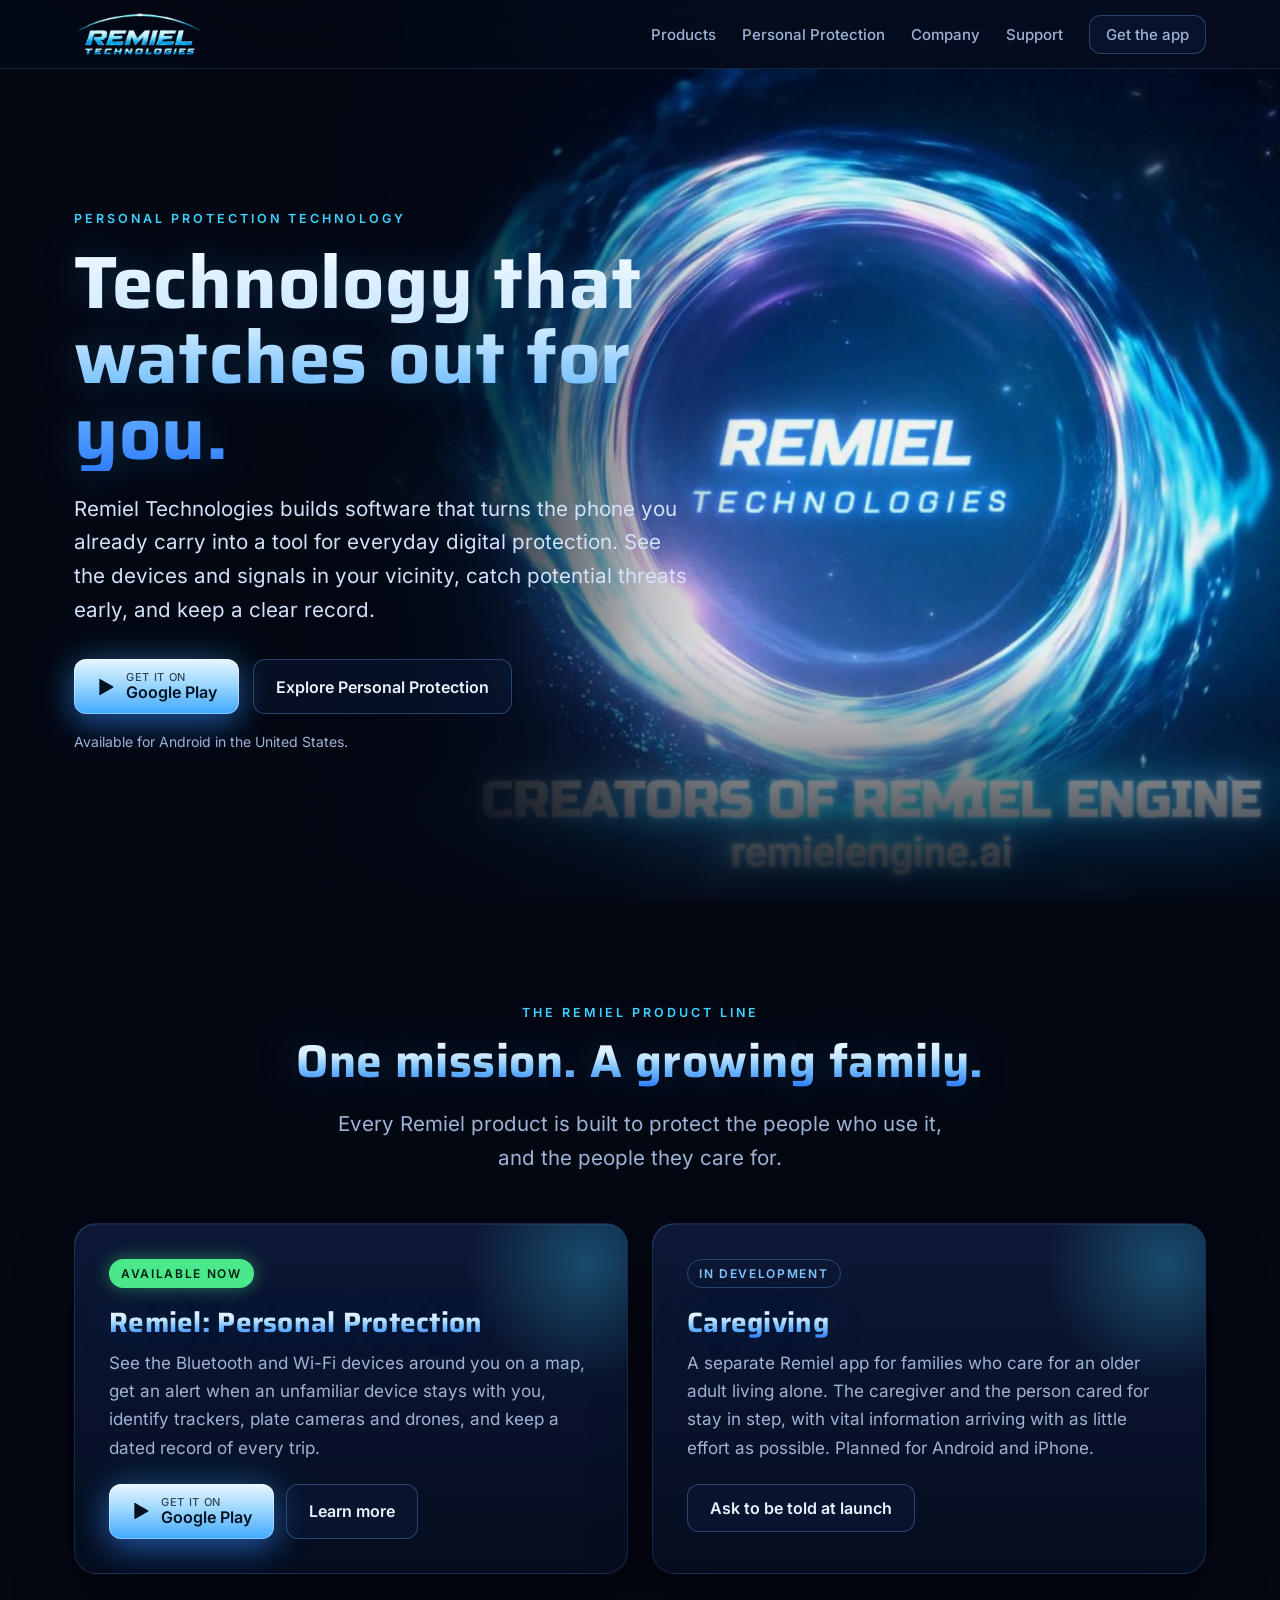
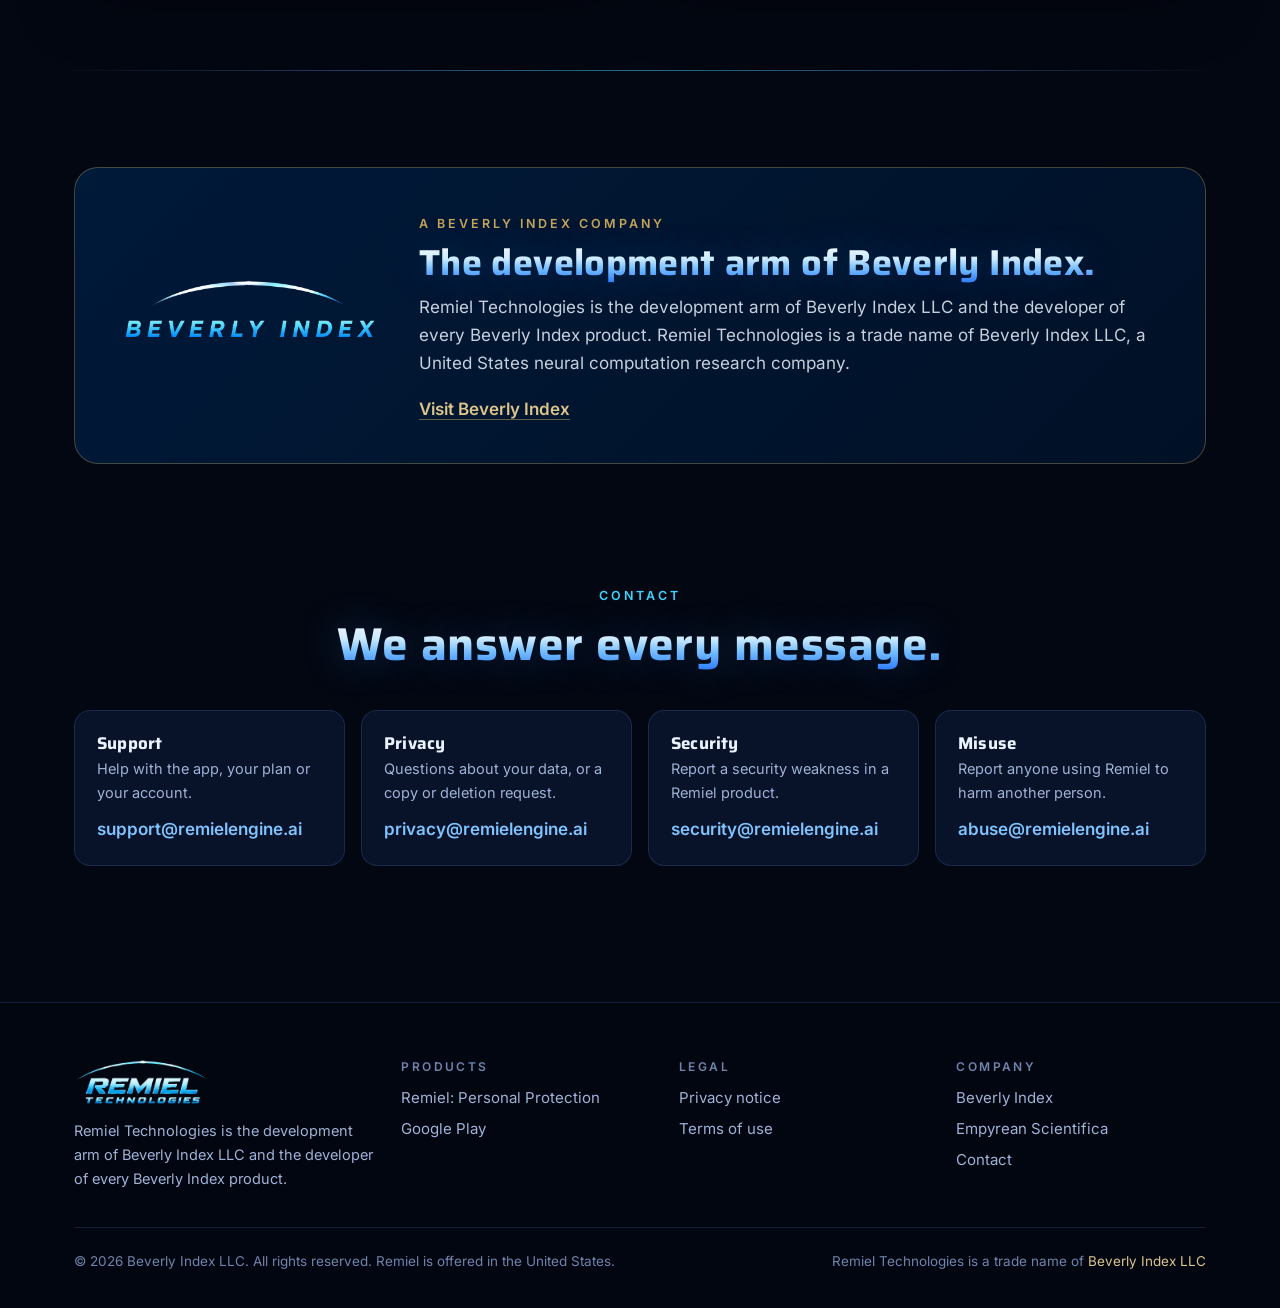
<file: index.html>
<!doctype html>
<html lang="en">
<head>
<meta charset="utf-8">
<meta name="viewport" content="width=device-width, initial-scale=1, viewport-fit=cover">
<title>Remiel Technologies</title>
<meta name="description" content="Remiel Technologies builds digital protection software that turns the phone you already carry into a sensor for the world around you. A trade name of Beverly Index LLC.">
<meta name="theme-color" content="#030712">
<link rel="canonical" href="https://remielengine.ai/">
<meta property="og:title" content="Remiel Technologies">
<meta property="og:description" content="Personal protection software from Remiel Technologies, a trade name of Beverly Index LLC.">
<meta property="og:image" content="https://remielengine.ai/assets/remiel-vortex.jpg">
<meta property="og:url" content="https://remielengine.ai/">
<link rel="icon" type="image/png" sizes="192x192" href="assets/icon-192.png">
<link rel="apple-touch-icon" href="assets/apple-touch-icon.png">
<link rel="preload" href="assets/fonts/saira-latin-700-normal.woff2" as="font" type="font/woff2" crossorigin>
<link rel="stylesheet" href="assets/site.css">
<script type="application/ld+json">
{"@context":"https://schema.org","@type":"Organization","name":"Remiel Technologies","url":"https://remielengine.ai/","logo":"https://remielengine.ai/assets/remiel-technologies-logo.png","email":"support@remielengine.ai","parentOrganization":{"@type":"Organization","name":"Beverly Index LLC","url":"https://beverly-index.com/"}}
</script>
</head>
<body>
<div class="sky" aria-hidden="true"></div>

<nav class="nav" aria-label="Main">
  <div class="wrap">
    <a class="brand" href="./" aria-label="Remiel Technologies home"><img src="assets/remiel-technologies-logo.png" alt="Remiel Technologies" width="112" height="38"></a>
    <button class="menu-btn" aria-expanded="false" aria-controls="links">Menu</button>
    <div class="links" id="links">
      <a href="#products">Products</a>
      <a href="protection/">Personal Protection</a>
      <a href="#company">Company</a>
      <a href="#support">Support</a>
      <a class="btn btn-ghost" href="https://play.google.com/store/apps/details?id=com.remieltech.remiel" rel="noopener">Get the app</a>
    </div>
  </div>
</nav>

<header class="hero">
  <video autoplay muted loop playsinline preload="metadata" poster="assets/remiel-vortex.jpg" aria-hidden="true">
    <source src="assets/REMIEL-FINAL-Energy-Vortex-Intro_720p.mp4" type="video/mp4">
  </video>
  <div class="scrim"></div>
  <div class="wrap">
    <div class="hero-content">
      <span class="eyebrow">Personal protection technology</span>
      <h1 class="chrome">Technology that watches out for you.</h1>
      <p class="lead">Remiel Technologies builds software that turns the phone you already carry into a tool for everyday digital protection. See the devices and signals in your vicinity, catch potential threats early, and keep a clear record.</p>
      <div class="cta">
        <a class="btn btn-play" href="https://play.google.com/store/apps/details?id=com.remieltech.remiel" rel="noopener">
          <svg viewBox="0 0 24 24" aria-hidden="true"><path fill="currentColor" d="M4 2.8v18.4c0 .5.6.8 1 .5l15.6-9.2c.4-.2.4-.8 0-1L5 2.3c-.4-.3-1 0-1 .5z"/></svg>
          <span><small>Get it on</small>Google Play</span>
        </a>
        <a class="btn btn-ghost" href="protection/">Explore Personal Protection</a>
      </div>
      <p class="note">Available for Android in the United States.</p>
    </div>
  </div>
</header>

<section id="products">
  <div class="wrap">
    <div class="center reveal">
      <span class="eyebrow">The Remiel product line</span>
      <h2 class="chrome" style="margin-top:12px">One mission. A growing family.</h2>
      <p class="lead">Every Remiel product is built to protect the people who use it, and the people they care for.</p>
    </div>
    <div class="cards">
      <article class="card reveal">
        <div class="halo"></div>
        <span class="tag live">Available now</span>
        <h3 class="chrome">Remiel: Personal Protection</h3>
        <p>See the Bluetooth and Wi-Fi devices around you on a map, get an alert when an unfamiliar device stays with you, identify trackers, plate cameras and drones, and keep a dated record of every trip.</p>
        <div style="display:flex;flex-wrap:wrap;gap:12px">
          <a class="btn btn-play" href="https://play.google.com/store/apps/details?id=com.remieltech.remiel" rel="noopener">
            <svg viewBox="0 0 24 24" aria-hidden="true"><path fill="currentColor" d="M4 2.8v18.4c0 .5.6.8 1 .5l15.6-9.2c.4-.2.4-.8 0-1L5 2.3c-.4-.3-1 0-1 .5z"/></svg>
            <span><small>Get it on</small>Google Play</span>
          </a>
          <a class="btn btn-ghost" href="protection/">Learn more</a>
        </div>
      </article>
      <article class="card dim reveal">
        <div class="halo"></div>
        <span class="tag">In development</span>
        <h3 class="chrome">Caregiving</h3>
        <p>A separate Remiel app for families who care for an older adult living alone. The caregiver and the person cared for stay in step, with vital information arriving with as little effort as possible. Planned for Android and iPhone.</p>
        <a class="btn btn-ghost" href="mailto:support@remielengine.ai?subject=Remiel%20caregiving%20app">Ask to be told at launch</a>
      </article>
    </div>
  </div>
</section>

<div class="rule"></div>

<section id="company">
  <div class="wrap">
    <div class="parent reveal">
      <a href="https://beverly-index.com/" rel="noopener"><img src="assets/beverly-index-logo.png" alt="Beverly Index" width="851" height="293"></a>
      <div>
        <span class="eyebrow">A Beverly Index company</span>
        <h2 class="chrome">The development arm of Beverly Index.</h2>
        <p>Remiel Technologies is the development arm of Beverly Index LLC and the developer of every Beverly Index product. Remiel Technologies is a trade name of Beverly Index LLC, a United States neural computation research company.</p>
        <a class="gold" href="https://beverly-index.com/" rel="noopener">Visit Beverly Index</a>
      </div>
    </div>
  </div>
</section>

<section id="support" style="padding-top:20px">
  <div class="wrap">
    <div class="center reveal">
      <span class="eyebrow">Contact</span>
      <h2 class="chrome" style="margin-top:12px">We answer every message.</h2>
    </div>
    <div class="contacts">
      <div class="contact reveal"><h3>Support</h3><p>Help with the app, your plan or your account.</p><a href="mailto:support@remielengine.ai">support@remielengine.ai</a></div>
      <div class="contact reveal"><h3>Privacy</h3><p>Questions about your data, or a copy or deletion request.</p><a href="mailto:privacy@remielengine.ai">privacy@remielengine.ai</a></div>
      <div class="contact reveal"><h3>Security</h3><p>Report a security weakness in a Remiel product.</p><a href="mailto:security@remielengine.ai">security@remielengine.ai</a></div>
      <div class="contact reveal"><h3>Misuse</h3><p>Report anyone using Remiel to harm another person.</p><a href="mailto:abuse@remielengine.ai">abuse@remielengine.ai</a></div>
    </div>
  </div>
</section>

<footer>
  <div class="wrap">
    <div class="top">
      <div>
        <img class="logo" src="assets/remiel-technologies-logo.png" alt="Remiel Technologies" width="136" height="46">
        <p>Remiel Technologies is the development arm of Beverly Index LLC and the developer of every Beverly Index product.</p>
      </div>
      <div><h4>Products</h4><a href="protection/">Remiel: Personal Protection</a><a href="https://play.google.com/store/apps/details?id=com.remieltech.remiel" rel="noopener">Google Play</a></div>
      <div><h4>Legal</h4><a href="https://beverly-index.com/halo/privacy.html" rel="noopener">Privacy notice</a><a href="https://beverly-index.com/halo/terms.html" rel="noopener">Terms of use</a></div>
      <div><h4>Company</h4><a href="https://beverly-index.com/" rel="noopener">Beverly Index</a><a href="https://empyreanscientifica.com/" rel="noopener">Empyrean Scientifica</a><a href="#support">Contact</a></div>
    </div>
    <div class="legal">
      <span>&copy; <span id="yr">2026</span> Beverly Index LLC. All rights reserved. Remiel is offered in the United States.</span>
      <span>Remiel Technologies is a trade name of <a href="https://beverly-index.com/" rel="noopener">Beverly Index LLC</a></span>
    </div>
  </div>
</footer>
<script src="assets/site.js" defer></script>
</body>
</html>
</file>
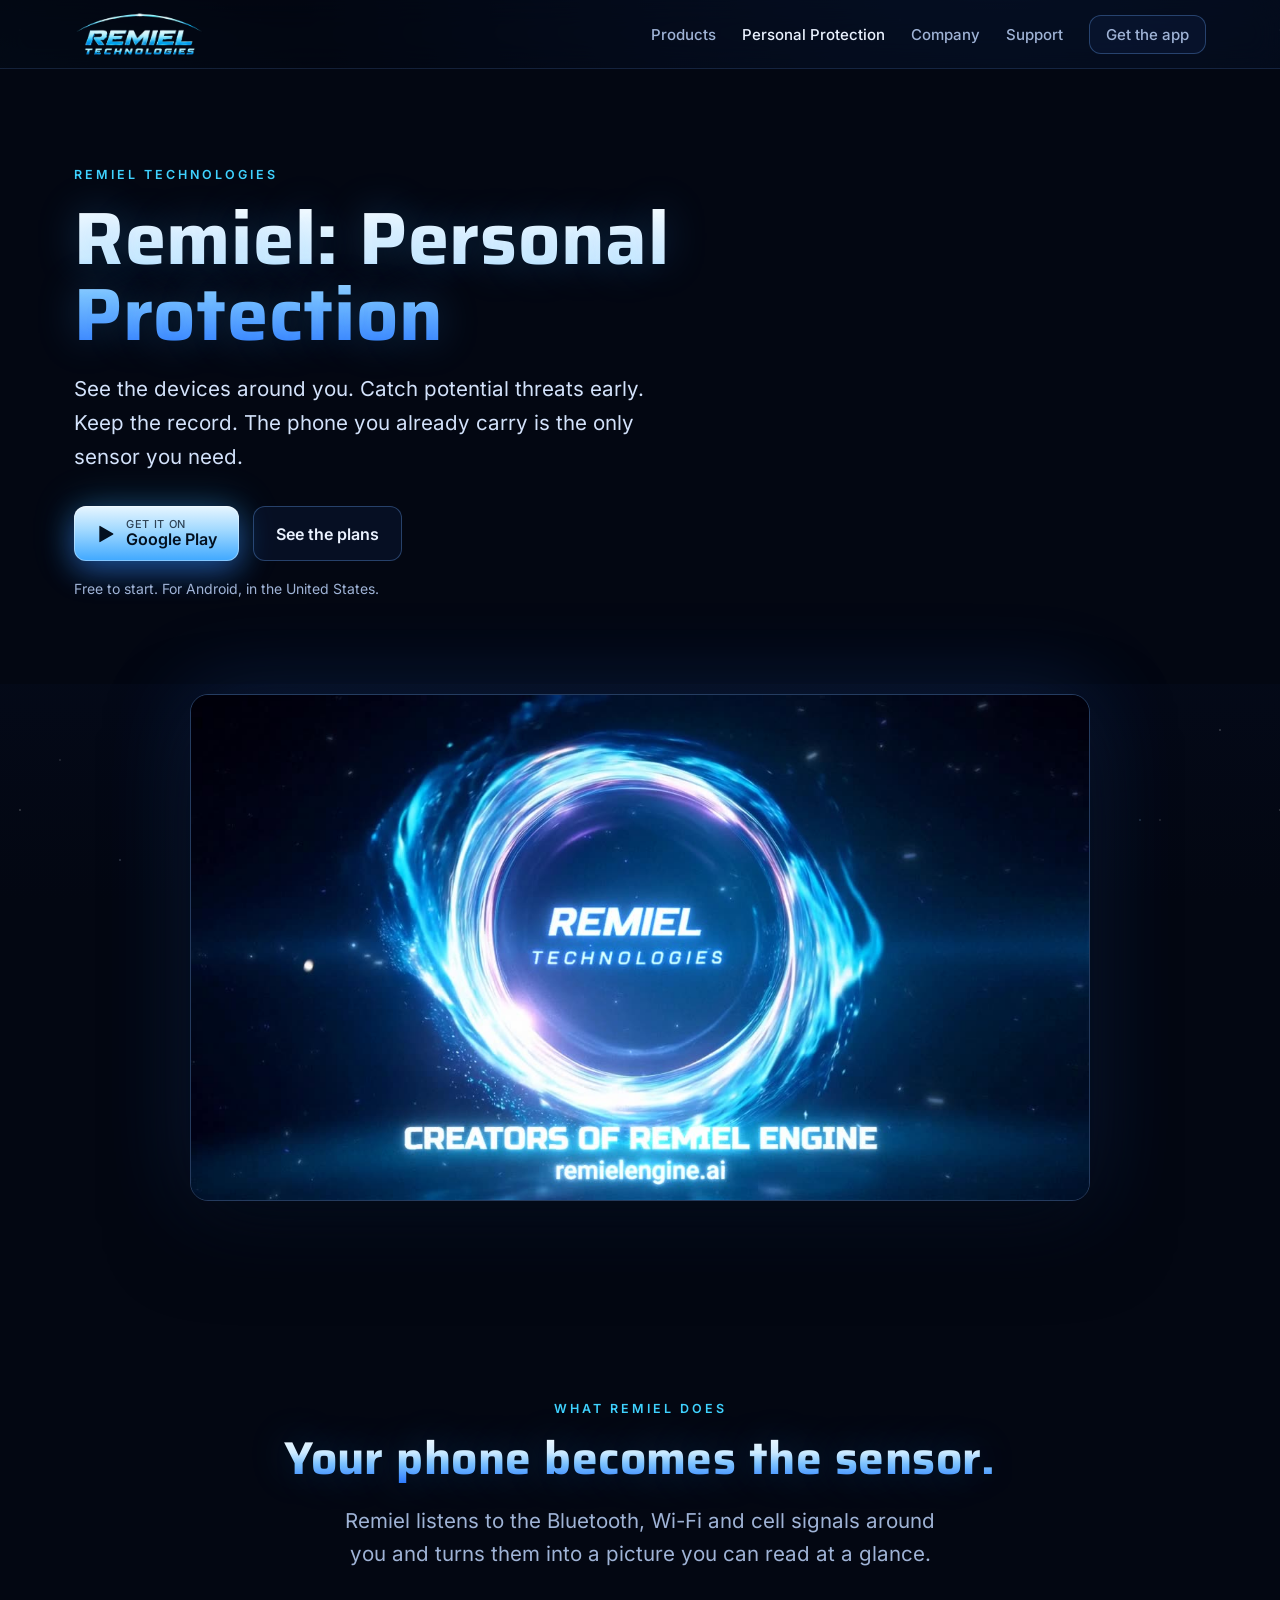
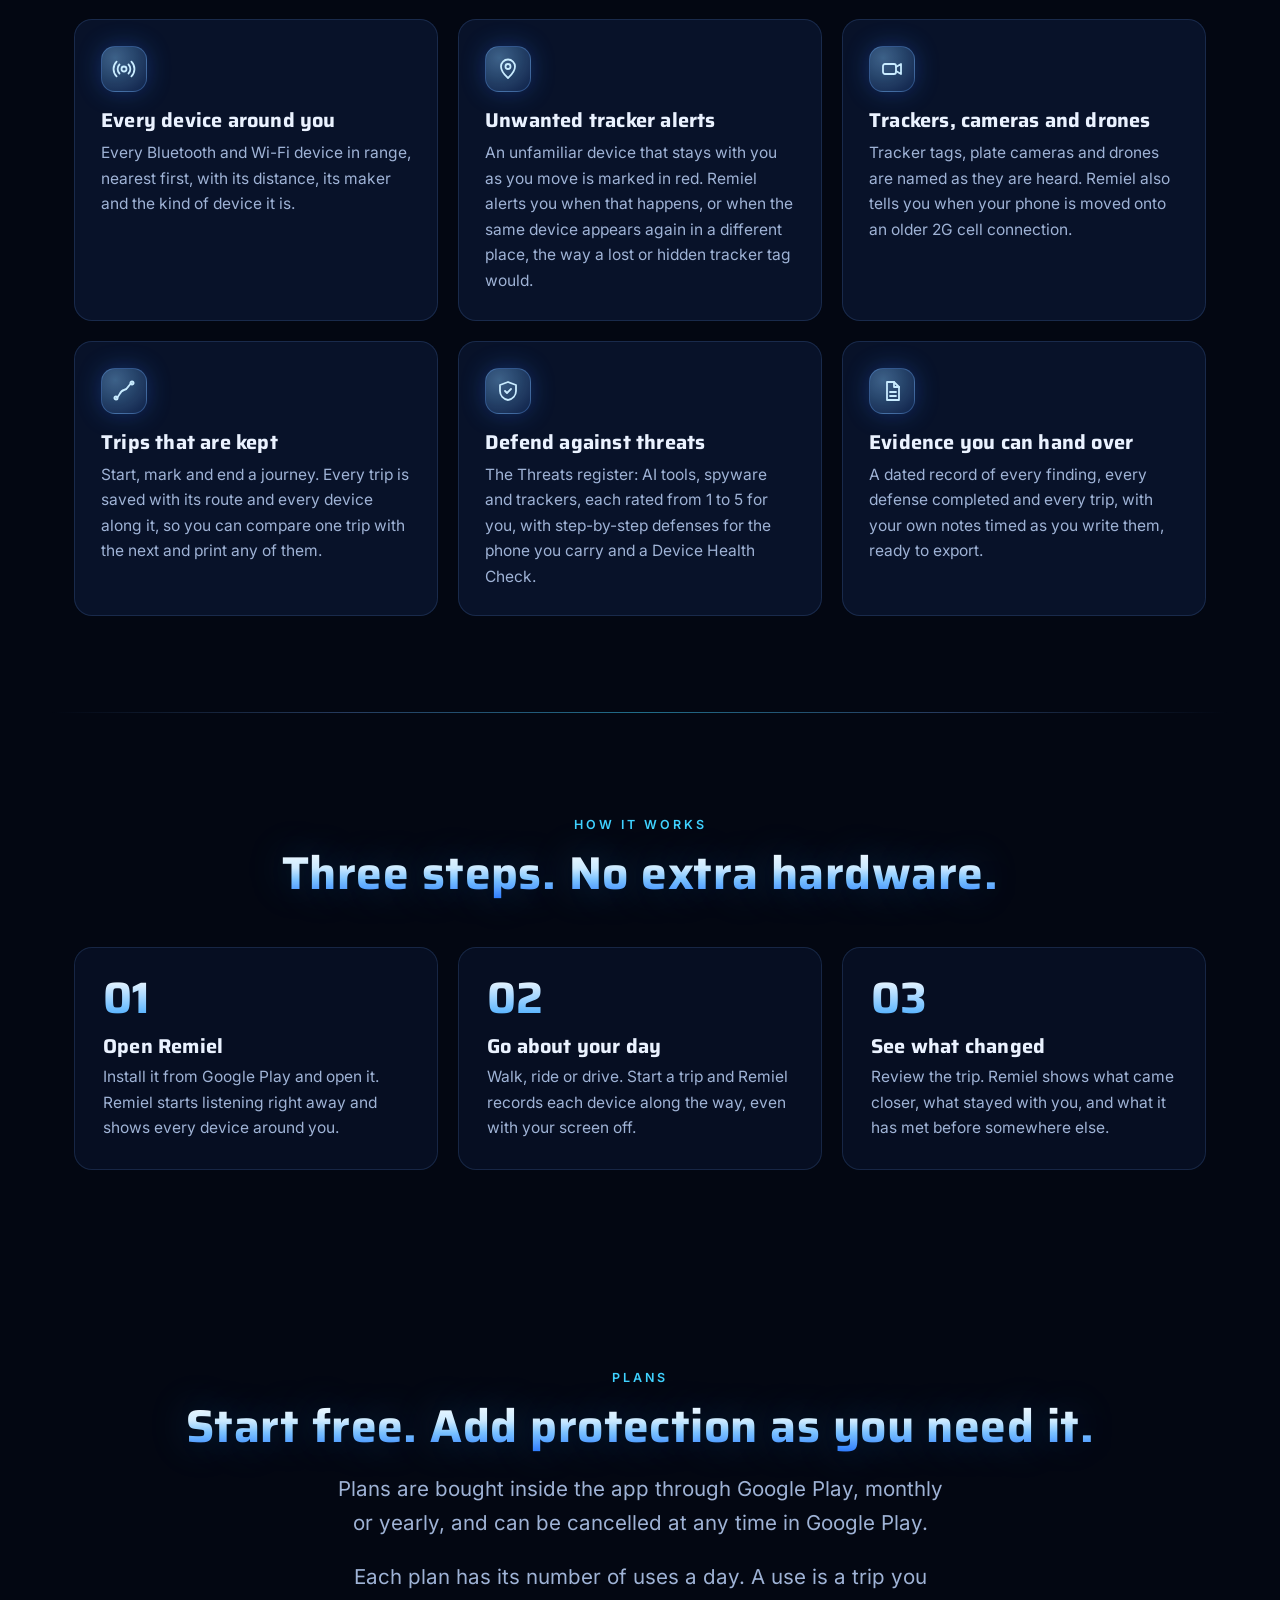
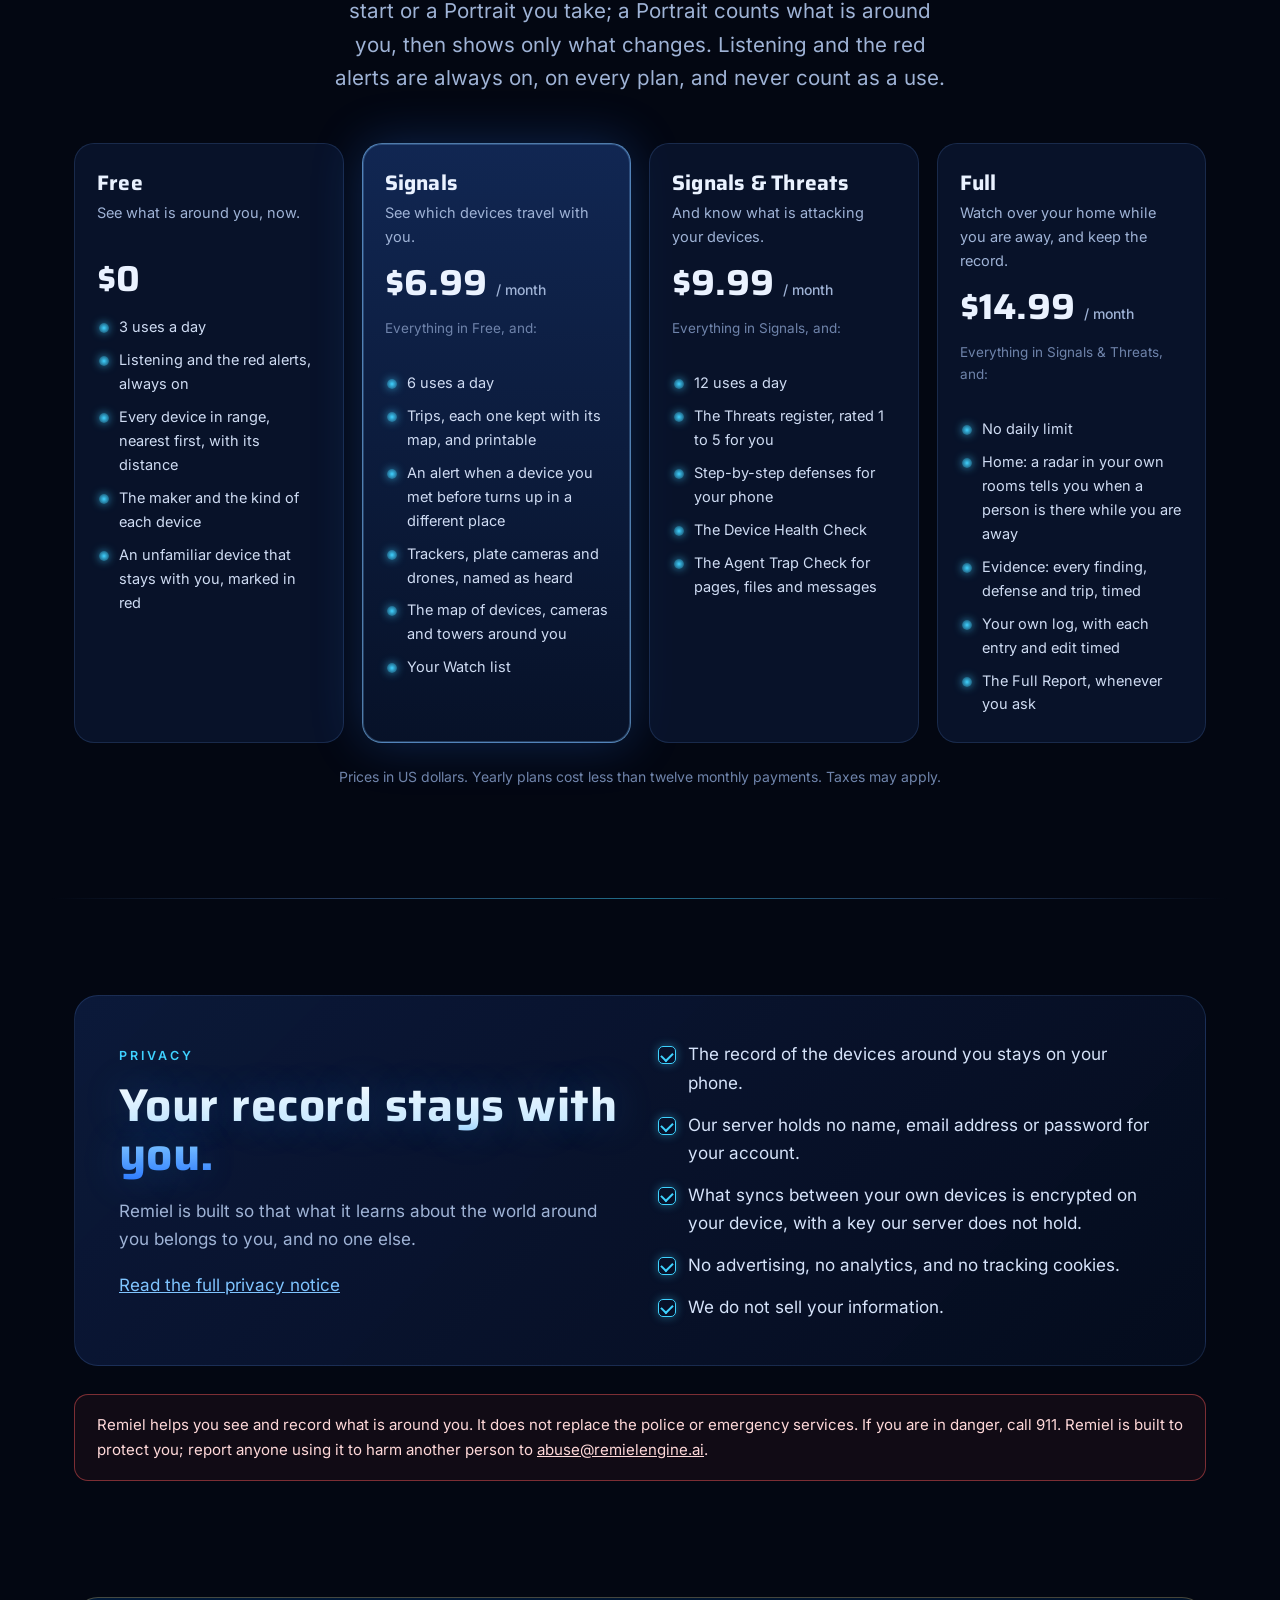
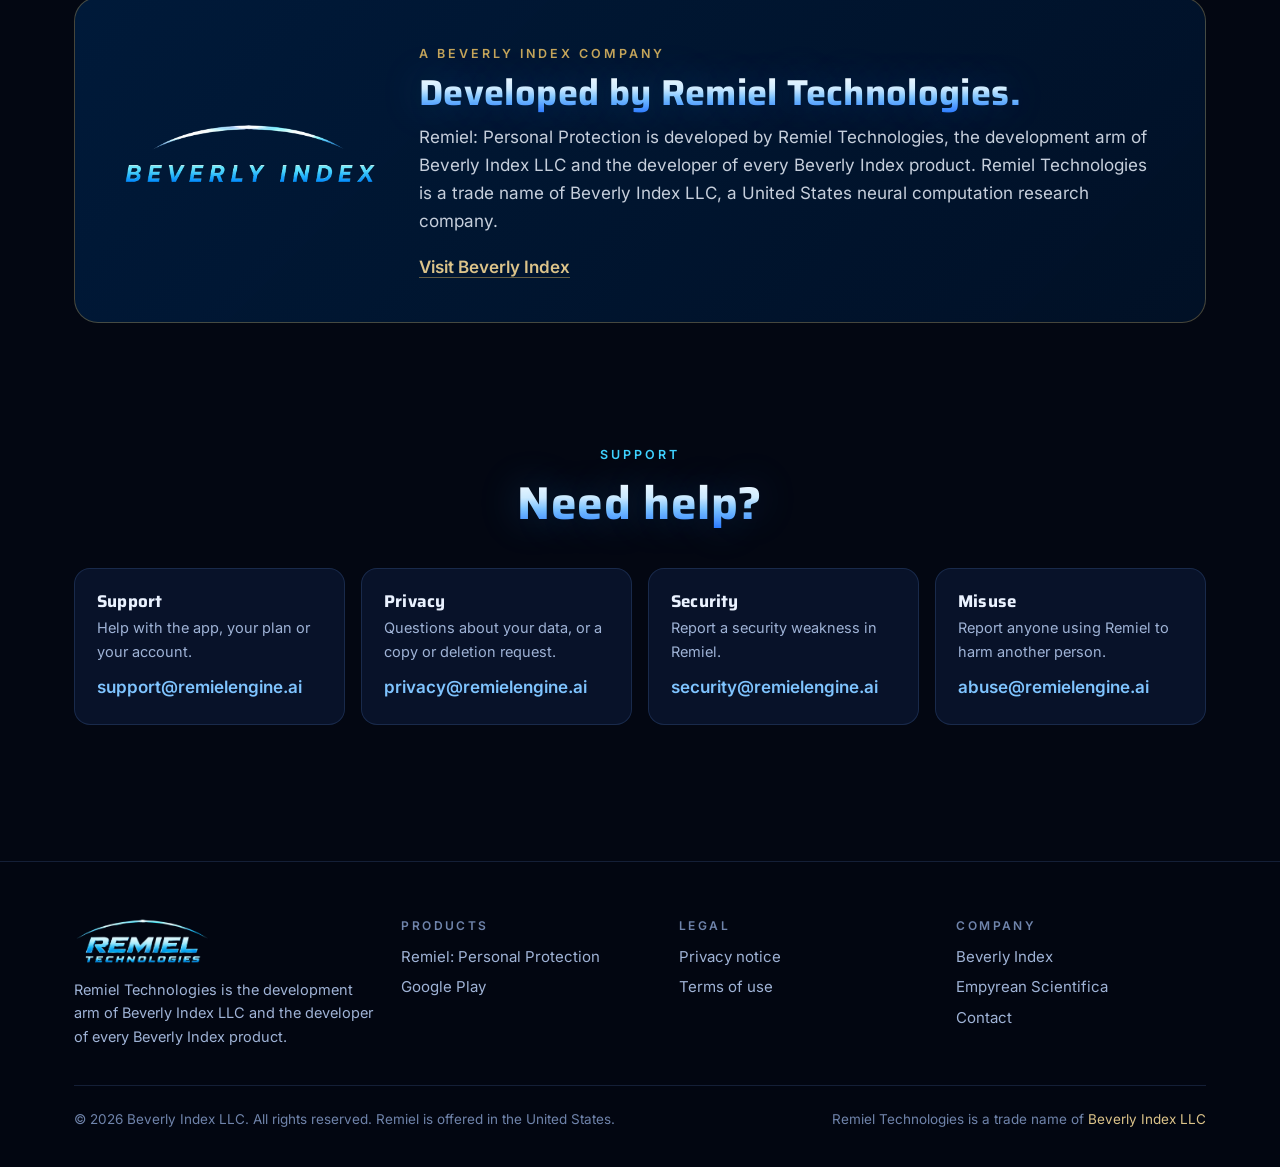
<file: protection/index.html>
<!doctype html>
<html lang="en">
<head>
<meta charset="utf-8">
<meta name="viewport" content="width=device-width, initial-scale=1, viewport-fit=cover">
<title>Remiel: Personal Protection</title>
<meta name="description" content="Remiel: Personal Protection shows the Wi-Fi and Bluetooth devices around you on a map, alerts you to potential threats in your vicinity, and keeps a dated record. For Android, in the United States.">
<meta name="theme-color" content="#030712">
<link rel="canonical" href="https://remielengine.ai/protection/">
<meta property="og:title" content="Remiel: Personal Protection">
<meta property="og:description" content="Everyday digital protection for the world around you. Free on Google Play.">
<meta property="og:image" content="https://remielengine.ai/assets/remiel-vortex.jpg">
<link rel="icon" type="image/png" sizes="192x192" href="../assets/icon-192.png">
<link rel="apple-touch-icon" href="../assets/apple-touch-icon.png">
<link rel="stylesheet" href="../assets/site.css">
<script type="application/ld+json">
{"@context":"https://schema.org","@type":"SoftwareApplication","name":"Remiel: Personal Protection","operatingSystem":"Android","applicationCategory":"SecurityApplication","url":"https://remielengine.ai/protection/","installUrl":"https://play.google.com/store/apps/details?id=com.remieltech.remiel","offers":{"@type":"Offer","price":"0","priceCurrency":"USD"},"author":{"@type":"Organization","name":"Remiel Technologies","url":"https://remielengine.ai/"},"publisher":{"@type":"Organization","name":"Beverly Index LLC","url":"https://beverly-index.com/"}}
</script>
</head>
<body>
<div class="sky" aria-hidden="true"></div>
<nav class="nav" aria-label="Main">
  <div class="wrap">
    <a class="brand" href="../" aria-label="Remiel Technologies home"><img src="../assets/remiel-technologies-logo.png" alt="Remiel Technologies" width="112" height="38"></a>
    <button class="menu-btn" aria-expanded="false" aria-controls="links">Menu</button>
    <div class="links" id="links">
      <a href="../#products">Products</a>
      <a href="./" aria-current="page">Personal Protection</a>
      <a href="../#company">Company</a>
      <a href="#support">Support</a>
      <a class="btn btn-ghost" href="https://play.google.com/store/apps/details?id=com.remieltech.remiel" rel="noopener">Get the app</a>
    </div>
  </div>
</nav>

<header class="hero short">
  <div class="wrap">
    <div class="hero-content" style="max-width:760px">
      <span class="eyebrow">Remiel Technologies</span>
      <h1 class="chrome">Remiel: Personal Protection</h1>
      <p class="lead">See the devices around you. Catch potential threats early. Keep the record. The phone you already carry is the only sensor you need.</p>
      <div class="cta">
        <a class="btn btn-play" href="https://play.google.com/store/apps/details?id=com.remieltech.remiel" rel="noopener">
          <svg viewBox="0 0 24 24" aria-hidden="true"><path fill="currentColor" d="M4 2.8v18.4c0 .5.6.8 1 .5l15.6-9.2c.4-.2.4-.8 0-1L5 2.3c-.4-.3-1 0-1 .5z"/></svg>
          <span><small>Get it on</small>Google Play</span>
        </a>
        <a class="btn btn-ghost" href="#plans">See the plans</a>
      </div>
      <p class="note">Free to start. For Android, in the United States.</p>
    </div>
  </div>
</header>

<section style="padding-top:10px">
  <div class="wrap">
    <div class="vid-wrap reveal">
      <video autoplay muted loop playsinline preload="metadata" poster="../assets/remiel-vortex.jpg" aria-hidden="true">
        <source src="../assets/REMIEL-FINAL-Energy-Vortex-Intro_720p.mp4" type="video/mp4">
      </video>
    </div>
  </div>
</section>

<section id="features">
  <div class="wrap">
    <div class="center reveal">
      <span class="eyebrow">What Remiel does</span>
      <h2 class="chrome" style="margin-top:12px">Your phone becomes the sensor.</h2>
      <p class="lead">Remiel listens to the Bluetooth, Wi-Fi and cell signals around you and turns them into a picture you can read at a glance.</p>
    </div>
    <div class="features">
<div class="feat reveal"><div class="ic"><svg viewBox="0 0 24 24" aria-hidden="true"><circle cx="12" cy="12" r="2.5"/><path d="M7.5 7.5a6.4 6.4 0 0 0 0 9"/><path d="M16.5 7.5a6.4 6.4 0 0 1 0 9"/><path d="M4.6 4.6a10.5 10.5 0 0 0 0 14.8"/><path d="M19.4 4.6a10.5 10.5 0 0 1 0 14.8"/></svg></div><h3>Every device around you</h3><p>Every Bluetooth and Wi-Fi device in range, nearest first, with its distance, its maker and the kind of device it is.</p></div>
<div class="feat reveal"><div class="ic"><svg viewBox="0 0 24 24" aria-hidden="true"><path d="M12 21s-7-6.2-7-11.5A7 7 0 0 1 19 9.5C19 14.8 12 21 12 21z"/><circle cx="12" cy="9.5" r="2.5"/></svg></div><h3>Unwanted tracker alerts</h3><p>An unfamiliar device that stays with you as you move is marked in red. Remiel alerts you when that happens, or when the same device appears again in a different place, the way a lost or hidden tracker tag would.</p></div>
<div class="feat reveal"><div class="ic"><svg viewBox="0 0 24 24" aria-hidden="true"><rect x="3" y="7" width="13" height="10" rx="2"/><path d="M16 10l5-3v10l-5-3"/></svg></div><h3>Trackers, cameras and drones</h3><p>Tracker tags, plate cameras and drones are named as they are heard. Remiel also tells you when your phone is moved onto an older 2G cell connection.</p></div>
<div class="feat reveal"><div class="ic"><svg viewBox="0 0 24 24" aria-hidden="true"><path d="M4 19c4-1 3-7 8-8s4-6 8-7"/><circle cx="4" cy="19" r="1.6"/><circle cx="20" cy="4" r="1.6"/></svg></div><h3>Trips that are kept</h3><p>Start, mark and end a journey. Every trip is saved with its route and every device along it, so you can compare one trip with the next and print any of them.</p></div>
<div class="feat reveal"><div class="ic"><svg viewBox="0 0 24 24" aria-hidden="true"><path d="M12 3l8 3v6c0 4.6-3.4 8-8 9-4.6-1-8-4.4-8-9V6l8-3z"/><path d="M9 12l2 2 4-4"/></svg></div><h3>Defend against threats</h3><p>The Threats register: AI tools, spyware and trackers, each rated from 1 to 5 for you, with step-by-step defenses for the phone you carry and a Device Health Check.</p></div>
<div class="feat reveal"><div class="ic"><svg viewBox="0 0 24 24" aria-hidden="true"><path d="M7 3h7l5 5v13H7z"/><path d="M14 3v5h5"/><path d="M10 13h6M10 17h6"/></svg></div><h3>Evidence you can hand over</h3><p>A dated record of every finding, every defense completed and every trip, with your own notes timed as you write them, ready to export.</p></div>
    </div>
  </div>
</section>

<div class="rule"></div>

<section id="how">
  <div class="wrap">
    <div class="center reveal">
      <span class="eyebrow">How it works</span>
      <h2 class="chrome" style="margin-top:12px">Three steps. No extra hardware.</h2>
    </div>
    <div class="steps">
      <div class="step reveal"><h3>Open Remiel</h3><p>Install it from Google Play and open it. Remiel starts listening right away and shows every device around you.</p></div>
      <div class="step reveal"><h3>Go about your day</h3><p>Walk, ride or drive. Start a trip and Remiel records each device along the way, even with your screen off.</p></div>
      <div class="step reveal"><h3>See what changed</h3><p>Review the trip. Remiel shows what came closer, what stayed with you, and what it has met before somewhere else.</p></div>
    </div>
  </div>
</section>

<section id="plans">
  <div class="wrap">
    <div class="center reveal">
      <span class="eyebrow">Plans</span>
      <h2 class="chrome" style="margin-top:12px">Start free. Add protection as you need it.</h2>
      <p class="lead">Plans are bought inside the app through Google Play, monthly or yearly, and can be cancelled at any time in Google Play.</p>
      <p class="lead" style="margin-top:10px">Each plan has its number of uses a day. A use is a trip you start or a Portrait you take; a Portrait counts what is around you, then shows only what changes. Listening and the red alerts are always on, on every plan, and never count as a use.</p>
    </div>
    <div class="plans">
<div class="plan reveal"><h3>Free</h3><p class="line">See what is around you, now.</p><div class="price">$0 <small></small></div><ul><li>3 uses a day</li><li>Listening and the red alerts, always on</li><li>Every device in range, nearest first, with its distance</li><li>The maker and the kind of each device</li><li>An unfamiliar device that stays with you, marked in red</li></ul></div>
<div class="plan top reveal"><h3>Signals</h3><p class="line">See which devices travel with you.</p><div class="price">$6.99 <small>/ month</small></div><p class="pre">Everything in Free, and:</p><ul><li>6 uses a day</li><li>Trips, each one kept with its map, and printable</li><li>An alert when a device you met before turns up in a different place</li><li>Trackers, plate cameras and drones, named as heard</li><li>The map of devices, cameras and towers around you</li><li>Your Watch list</li></ul></div>
<div class="plan reveal"><h3>Signals &amp; Threats</h3><p class="line">And know what is attacking your devices.</p><div class="price">$9.99 <small>/ month</small></div><p class="pre">Everything in Signals, and:</p><ul><li>12 uses a day</li><li>The Threats register, rated 1 to 5 for you</li><li>Step-by-step defenses for your phone</li><li>The Device Health Check</li><li>The Agent Trap Check for pages, files and messages</li></ul></div>
<div class="plan reveal"><h3>Full</h3><p class="line">Watch over your home while you are away, and keep the record.</p><div class="price">$14.99 <small>/ month</small></div><p class="pre">Everything in Signals &amp; Threats, and:</p><ul><li>No daily limit</li><li>Home: a radar in your own rooms tells you when a person is there while you are away</li><li>Evidence: every finding, defense and trip, timed</li><li>Your own log, with each entry and edit timed</li><li>The Full Report, whenever you ask</li></ul></div>

    </div>
    <p class="fine center">Prices in US dollars. Yearly plans cost less than twelve monthly payments. Taxes may apply.</p>
  </div>
</section>

<div class="rule"></div>

<section id="privacy">
  <div class="wrap">
    <div class="band reveal">
      <div>
        <span class="eyebrow">Privacy</span>
        <h2 class="chrome" style="margin:12px 0 14px">Your record stays with you.</h2>
        <p class="lead" style="font-size:17px">Remiel is built so that what it learns about the world around you belongs to you, and no one else.</p>
        <p style="margin-top:18px"><a href="https://beverly-index.com/halo/privacy.html" rel="noopener">Read the full privacy notice</a></p>
      </div>
      <ul>
        <li>The record of the devices around you stays on your phone.</li>
        <li>Our server holds no name, email address or password for your account.</li>
        <li>What syncs between your own devices is encrypted on your device, with a key our server does not hold.</li>
        <li>No advertising, no analytics, and no tracking cookies.</li>
        <li>We do not sell your information.</li>
      </ul>
    </div>
    <div class="notice reveal">Remiel helps you see and record what is around you. It does not replace the police or emergency services. If you are in danger, call 911. Remiel is built to protect you; report anyone using it to harm another person to <a href="mailto:abuse@remielengine.ai" style="color:#ffd9d9">abuse@remielengine.ai</a>.</div>
  </div>
</section>

<section id="company" style="padding-top:20px">
  <div class="wrap">
    <div class="parent reveal">
      <a href="https://beverly-index.com/" rel="noopener"><img src="../assets/beverly-index-logo.png" alt="Beverly Index" width="851" height="293"></a>
      <div>
        <span class="eyebrow">A Beverly Index company</span>
        <h2 class="chrome">Developed by Remiel Technologies.</h2>
        <p>Remiel: Personal Protection is developed by Remiel Technologies, the development arm of Beverly Index LLC and the developer of every Beverly Index product. Remiel Technologies is a trade name of Beverly Index LLC, a United States neural computation research company.</p>
        <a class="gold" href="https://beverly-index.com/" rel="noopener">Visit Beverly Index</a>
      </div>
    </div>
  </div>
</section>

<section id="support" style="padding-top:20px">
  <div class="wrap">
    <div class="center reveal">
      <span class="eyebrow">Support</span>
      <h2 class="chrome" style="margin-top:12px">Need help?</h2>
    </div>
    <div class="contacts">
      <div class="contact reveal"><h3>Support</h3><p>Help with the app, your plan or your account.</p><a href="mailto:support@remielengine.ai">support@remielengine.ai</a></div>
      <div class="contact reveal"><h3>Privacy</h3><p>Questions about your data, or a copy or deletion request.</p><a href="mailto:privacy@remielengine.ai">privacy@remielengine.ai</a></div>
      <div class="contact reveal"><h3>Security</h3><p>Report a security weakness in Remiel.</p><a href="mailto:security@remielengine.ai">security@remielengine.ai</a></div>
      <div class="contact reveal"><h3>Misuse</h3><p>Report anyone using Remiel to harm another person.</p><a href="mailto:abuse@remielengine.ai">abuse@remielengine.ai</a></div>
    </div>
  </div>
</section>

<footer>
  <div class="wrap">
    <div class="top">
      <div>
        <img class="logo" src="../assets/remiel-technologies-logo.png" alt="Remiel Technologies" width="136" height="46">
        <p>Remiel Technologies is the development arm of Beverly Index LLC and the developer of every Beverly Index product.</p>
      </div>
      <div><h4>Products</h4><a href="./">Remiel: Personal Protection</a><a href="https://play.google.com/store/apps/details?id=com.remieltech.remiel" rel="noopener">Google Play</a></div>
      <div><h4>Legal</h4><a href="https://beverly-index.com/halo/privacy.html" rel="noopener">Privacy notice</a><a href="https://beverly-index.com/halo/terms.html" rel="noopener">Terms of use</a></div>
      <div><h4>Company</h4><a href="https://beverly-index.com/" rel="noopener">Beverly Index</a><a href="https://empyreanscientifica.com/" rel="noopener">Empyrean Scientifica</a><a href="#support">Contact</a></div>
    </div>
    <div class="legal">
      <span>&copy; <span id="yr">2026</span> Beverly Index LLC. All rights reserved. Remiel is offered in the United States.</span>
      <span>Remiel Technologies is a trade name of <a href="https://beverly-index.com/" rel="noopener">Beverly Index LLC</a></span>
    </div>
  </div>
</footer>
<script src="../assets/site.js" defer></script>
</body>
</html>
</file>
<file: assets/site.css>
@font-face{font-family:'Inter';font-weight:400;font-display:swap;src:url('fonts/inter-latin-400-normal.woff2') format('woff2')}
@font-face{font-family:'Inter';font-weight:500;font-display:swap;src:url('fonts/inter-latin-500-normal.woff2') format('woff2')}
@font-face{font-family:'Inter';font-weight:600;font-display:swap;src:url('fonts/inter-latin-600-normal.woff2') format('woff2')}
@font-face{font-family:'Inter';font-weight:700;font-display:swap;src:url('fonts/inter-latin-700-normal.woff2') format('woff2')}
@font-face{font-family:'Saira';font-weight:500;font-display:swap;src:url('fonts/saira-latin-500-normal.woff2') format('woff2')}
@font-face{font-family:'Saira';font-weight:600;font-display:swap;src:url('fonts/saira-latin-600-normal.woff2') format('woff2')}
@font-face{font-family:'Saira';font-weight:700;font-display:swap;src:url('fonts/saira-latin-700-normal.woff2') format('woff2')}

:root{
  color-scheme:dark;
  --space:#030712; --navy:#061026; --navy2:#0a1a3a; --panel:rgba(14,28,60,.55); --panel-solid:#0c1a36;
  --line:rgba(110,170,255,.16); --line2:rgba(110,170,255,.32);
  --ink:#eaf2ff; --mut:#9fb3d6; --dim:#6f84ab;
  --cyan:#3fd2ff; --chrome:#7fc4ff; --blue:#2f7bff; --ice:#c9ecff;
  --gold:#c5a55a; --gold-soft:#dcc48a;
  --red:#ff5a5a; --green:#4ae88a;
  --disp:'Saira',system-ui,sans-serif; --sans:'Inter',system-ui,-apple-system,sans-serif;
  --wrap:1180px;
}
*{box-sizing:border-box}
html{scroll-behavior:smooth;-webkit-text-size-adjust:100%}
body{margin:0;background:var(--space);color:var(--ink);font:400 17px/1.65 var(--sans);overflow-x:hidden}
img,video{max-width:100%;height:auto;display:block}
a{color:var(--chrome)}
.wrap{max-width:var(--wrap);margin:0 auto;padding:0 24px}

/* starfield + nebula behind everything */
.sky{position:fixed;inset:0;z-index:-1;pointer-events:none;
  background:
    radial-gradient(1200px 700px at 78% -10%,rgba(47,123,255,.22),transparent 60%),
    radial-gradient(900px 600px at -10% 30%,rgba(63,210,255,.10),transparent 60%),
    radial-gradient(800px 500px at 50% 110%,rgba(47,123,255,.14),transparent 60%),
    linear-gradient(180deg,#030712 0%,#050c1f 45%,#030712 100%)}
.sky::before,.sky::after{content:"";position:absolute;inset:0;background-repeat:repeat;opacity:.55}
.sky::before{background-image:
  radial-gradient(1px 1px at 20px 30px,#fff,transparent),radial-gradient(1px 1px at 120px 80px,#cfe8ff,transparent),
  radial-gradient(1.4px 1.4px at 200px 160px,#fff,transparent),radial-gradient(1px 1px at 300px 40px,#9fd8ff,transparent),
  radial-gradient(1px 1px at 380px 210px,#fff,transparent);background-size:420px 260px}
.sky::after{background-image:
  radial-gradient(1px 1px at 60px 120px,#fff,transparent),radial-gradient(1.6px 1.6px at 260px 20px,#bfe6ff,transparent),
  radial-gradient(1px 1px at 520px 180px,#fff,transparent);background-size:640px 320px;opacity:.35;animation:twinkle 9s ease-in-out infinite alternate}
@keyframes twinkle{to{opacity:.7}}

/* nav */
.nav{position:sticky;top:0;z-index:20;backdrop-filter:blur(14px);-webkit-backdrop-filter:blur(14px);
  background:rgba(3,7,18,.62);border-bottom:1px solid var(--line)}
.nav .wrap{display:flex;align-items:center;justify-content:space-between;gap:16px;height:68px}
.nav .brand img{height:44px;width:auto}
.nav .links{display:flex;align-items:center;gap:26px}
.nav .links a{color:var(--mut);text-decoration:none;font:500 15px var(--sans)}
.nav .links a:hover,.nav .links a[aria-current]{color:var(--ink)}
.menu-btn{display:none;background:none;border:1px solid var(--line2);color:var(--ink);border-radius:10px;padding:8px 12px;font:600 14px var(--sans)}

/* buttons */
.btn{display:inline-flex;align-items:center;gap:10px;border-radius:12px;padding:13px 22px;font:600 16px var(--sans);
  text-decoration:none;transition:transform .15s ease,box-shadow .2s ease,background .2s ease;cursor:pointer}
.btn:active{transform:translateY(1px) scale(.99)}
.btn-play{color:#03101f;background:linear-gradient(180deg,#e8f6ff 0%,#9fd8ff 45%,#3fa8ff 100%);
  box-shadow:0 0 0 1px rgba(255,255,255,.35) inset,0 10px 30px rgba(47,123,255,.45),0 0 40px rgba(63,210,255,.25)}
.btn-play:hover{box-shadow:0 0 0 1px rgba(255,255,255,.5) inset,0 12px 38px rgba(47,123,255,.6),0 0 60px rgba(63,210,255,.4)}
.btn-play svg{width:20px;height:20px}
.btn-play small{display:block;font:500 11px/1 var(--sans);letter-spacing:.06em;text-transform:uppercase;opacity:.75}
.btn-play span{display:flex;flex-direction:column;line-height:1.15;text-align:left}
.btn-ghost{color:var(--ink);border:1px solid var(--line2);background:rgba(16,32,70,.35)}
.btn-ghost:hover{border-color:var(--chrome);background:rgba(47,123,255,.18)}
.nav .btn{padding:9px 16px;font-size:14px}

/* type */
.eyebrow{font:600 12.5px var(--sans);letter-spacing:.24em;text-transform:uppercase;color:var(--cyan)}
h1,h2,h3{font-family:var(--disp);font-weight:700;letter-spacing:.01em;margin:0}
.chrome{background:linear-gradient(180deg,#ffffff 0%,#d6efff 38%,#7fc4ff 62%,#2f7bff 100%);
  -webkit-background-clip:text;background-clip:text;color:transparent;text-shadow:0 0 40px rgba(63,170,255,.25)}
h1{font-size:clamp(40px,6vw,74px);line-height:1.02}
h2{font-size:clamp(30px,4vw,46px);line-height:1.08}
h3{font-size:22px;line-height:1.2}
.lead{font-size:clamp(18px,1.6vw,21px);color:var(--mut);max-width:620px}
.center{text-align:center}
.center .lead{margin-left:auto;margin-right:auto}

/* sections */
section{padding:96px 0;position:relative}
.rule{height:1px;max-width:var(--wrap);margin:0 auto;background:linear-gradient(90deg,transparent,var(--line2),rgba(63,210,255,.5),var(--line2),transparent)}

/* hero: full-bleed video, as on beverly-index.com */
.hero{position:relative;min-height:calc(100vh - 68px);display:flex;align-items:center;overflow:hidden;padding:80px 0;background:var(--space)}
.hero video{position:absolute;top:0;right:-12%;width:88%;height:100%;object-fit:cover;object-position:50% 45%;opacity:.95;z-index:0;
  -webkit-mask-image:linear-gradient(90deg,transparent 0%,#000 30%);mask-image:linear-gradient(90deg,transparent 0%,#000 30%)}
.hero .scrim{position:absolute;inset:0;z-index:1;background:
  linear-gradient(90deg,rgba(3,7,18,.92) 0%,rgba(3,7,18,.7) 34%,rgba(3,7,18,0) 58%),
  linear-gradient(0deg,rgba(3,7,18,.95) 0%,rgba(3,7,18,0) 30%)}
.hero .wrap{position:relative;z-index:2;width:100%}
.hero-content{max-width:640px}
.hero .logo{width:min(400px,86%);margin:0 0 28px;filter:drop-shadow(0 0 28px rgba(63,170,255,.4))}
.hero h1{margin:14px 0 20px}
.hero .lead{color:#d3e2fb}
.hero .cta{display:flex;flex-wrap:wrap;gap:14px;margin-top:32px}
.hero .note{margin-top:16px;color:var(--mut);font-size:14px}
.hero .eyebrow,.hero h1,.hero .lead,.hero .cta,.hero .note,.hero .logo{opacity:0;animation:up .9s forwards}
.hero .logo{animation-delay:.05s}.hero .eyebrow{animation-delay:.15s}.hero h1{animation-delay:.3s}.hero .lead{animation-delay:.45s}.hero .cta{animation-delay:.6s}.hero .note{animation-delay:.7s}
@keyframes up{from{opacity:0;transform:translateY(16px)}to{opacity:1;transform:none}}
.scroll-cue{position:absolute;bottom:26px;left:50%;transform:translateX(-50%);z-index:3;color:rgba(255,255,255,.45);font-size:11px;letter-spacing:.2em;text-transform:uppercase;display:flex;flex-direction:column;align-items:center;gap:10px}
.scroll-cue span{width:1px;height:42px;background:linear-gradient(var(--cyan),transparent)}
.hero.short{min-height:auto;padding:90px 0 70px}

/* framed video, as on the Beverly Index product pages */
.vid-wrap{max-width:900px;margin:0 auto;border-radius:18px;overflow:hidden;border:1px solid var(--line2);
  box-shadow:0 0 0 1px rgba(127,196,255,.12) inset,0 30px 80px rgba(0,0,0,.55),0 0 90px rgba(47,123,255,.22)}
.vid-wrap video{width:100%;height:auto}

/* cards */
.cards{display:grid;grid-template-columns:repeat(2,1fr);gap:24px;margin-top:48px}
.card{position:relative;border:1px solid var(--line);border-radius:22px;padding:34px;
  background:linear-gradient(180deg,rgba(18,36,78,.6),rgba(8,16,38,.7));
  box-shadow:0 1px 0 rgba(255,255,255,.06) inset,0 30px 60px rgba(0,0,0,.35);overflow:hidden}
.card::before{content:"";position:absolute;inset:-1px;border-radius:22px;padding:1px;pointer-events:none;
  background:linear-gradient(140deg,rgba(127,196,255,.55),transparent 35%,transparent 65%,rgba(63,210,255,.35));
  -webkit-mask:linear-gradient(#000 0 0) content-box,linear-gradient(#000 0 0);-webkit-mask-composite:xor;mask-composite:exclude}
.card .tag{display:inline-block;font:600 12px var(--sans);letter-spacing:.14em;text-transform:uppercase;
  padding:6px 11px;border-radius:999px;border:1px solid var(--line2);color:var(--chrome);margin-bottom:18px}
.card .tag.live{color:#062014;background:var(--green);border-color:transparent;box-shadow:0 0 18px rgba(74,232,138,.45)}
.card h3{font-size:28px;margin-bottom:10px}
.card p{color:var(--mut);margin:0 0 22px}
.card.feature{grid-column:span 1}
.card.dim{opacity:.92}
.card .halo{position:absolute;right:-90px;top:-90px;width:260px;height:260px;border-radius:50%;
  background:radial-gradient(circle,rgba(63,210,255,.28),transparent 65%);pointer-events:none}

/* features */
.features{display:grid;grid-template-columns:repeat(3,1fr);gap:20px;margin-top:48px}
.feat{border:1px solid var(--line);border-radius:18px;padding:26px;background:var(--panel)}
.feat .ic{width:46px;height:46px;border-radius:14px;display:grid;place-items:center;margin-bottom:16px;
  background:radial-gradient(circle at 30% 25%,rgba(127,196,255,.45),rgba(47,123,255,.15));border:1px solid var(--line2);
  box-shadow:0 0 24px rgba(47,123,255,.3)}
.feat .ic svg{width:24px;height:24px;stroke:var(--ice);fill:none;stroke-width:1.8;stroke-linecap:round;stroke-linejoin:round}
.feat h3{font-size:20px;margin-bottom:8px}
.feat p{margin:0;color:var(--mut);font-size:15.5px}

/* steps */
.steps{display:grid;grid-template-columns:repeat(3,1fr);gap:20px;margin-top:48px;counter-reset:s}
.step{padding:28px;border-radius:18px;border:1px solid var(--line);background:rgba(10,22,50,.5);position:relative}
.step::before{counter-increment:s;content:"0" counter(s);font:700 44px/1 var(--disp);display:block;margin-bottom:14px;
  background:linear-gradient(180deg,#fff,#3fa8ff);-webkit-background-clip:text;background-clip:text;color:transparent}
.step h3{font-size:20px;margin-bottom:6px}
.step p{margin:0;color:var(--mut);font-size:15.5px}

/* plans */
.plans{display:grid;grid-template-columns:repeat(4,1fr);gap:18px;margin-top:48px;align-items:stretch}
.plan{border:1px solid var(--line);border-radius:20px;padding:26px 22px;background:var(--panel);display:flex;flex-direction:column}
.plan.top{border-color:rgba(127,196,255,.6);box-shadow:0 0 0 1px rgba(127,196,255,.25) inset,0 0 50px rgba(47,123,255,.25);
  background:linear-gradient(180deg,rgba(24,52,110,.7),rgba(10,22,50,.7))}
.plan h3{font-size:21px}
.plan .line{color:var(--mut);font-size:14.5px;margin:6px 0 16px;min-height:44px}
.plan .price{font:700 36px/1 var(--disp)}
.plan .price small{font:500 14px var(--sans);color:var(--mut)}
.plan ul{list-style:none;padding:0;margin:18px 0 0;display:grid;gap:9px;font-size:14.5px;color:#cfdcf3}
.plan li{padding-left:22px;position:relative}
.plan li::before{content:"";position:absolute;left:2px;top:.55em;width:10px;height:10px;border-radius:50%;
  background:radial-gradient(circle,var(--cyan),rgba(63,210,255,.2));box-shadow:0 0 8px rgba(63,210,255,.7)}
.plan .pre{font-size:13.5px;color:var(--dim);margin-top:16px}
.fine{color:var(--dim);font-size:14px;margin-top:22px}

/* privacy band */
.band{border:1px solid var(--line);border-radius:24px;padding:44px;display:grid;grid-template-columns:1fr 1fr;gap:36px;
  background:linear-gradient(135deg,rgba(18,40,90,.55),rgba(6,14,34,.7))}
.band ul{margin:0;padding:0;list-style:none;display:grid;gap:14px}
.band li{padding-left:30px;position:relative;color:#d6e3fa}
.band li::before{content:"";position:absolute;left:0;top:.35em;width:16px;height:16px;border-radius:5px;
  border:1.5px solid var(--cyan);box-shadow:0 0 10px rgba(63,210,255,.4)}
.band li::after{content:"";position:absolute;left:5px;top:.55em;width:6px;height:9px;border:solid var(--cyan);border-width:0 2px 2px 0;transform:rotate(45deg)}

/* parent company */
.parent{display:grid;grid-template-columns:auto 1fr;gap:40px;align-items:center;border-radius:24px;padding:40px 44px;
  border:1px solid rgba(197,165,90,.35);background:linear-gradient(135deg,rgba(0,33,71,.75),rgba(1,18,42,.85))}
.parent img{width:260px;height:auto}
.parent .eyebrow{color:var(--gold)}
.parent h2{font-size:clamp(26px,3vw,36px);margin:8px 0 10px}
.parent p{color:#c6cfdc;margin:0 0 18px}
.parent a.gold{color:var(--gold-soft);font-weight:600;text-decoration:none;border-bottom:1px solid rgba(197,165,90,.5)}

/* support */
.contacts{display:grid;grid-template-columns:repeat(4,1fr);gap:16px;margin-top:40px}
.contact{border:1px solid var(--line);border-radius:16px;padding:22px;background:var(--panel)}
.contact h3{font-size:17px;margin-bottom:4px}
.contact p{margin:0 0 10px;color:var(--mut);font-size:14.5px}
.contact a{font-weight:600;word-break:break-all;text-decoration:none}

.notice{margin-top:28px;padding:18px 22px;border-radius:14px;border:1px solid rgba(255,90,90,.45);color:#ffd9d9;background:rgba(255,90,90,.06);font-size:15px}

/* footer */
footer{border-top:1px solid var(--line);padding:56px 0 36px;margin-top:40px;background:rgba(3,7,18,.7)}
footer .top{display:grid;grid-template-columns:1.2fr 1fr 1fr 1fr;gap:28px}
footer img.logo{height:46px;width:auto;margin-bottom:14px}
footer h4{font:600 12px var(--sans);letter-spacing:.2em;text-transform:uppercase;color:var(--dim);margin:0 0 12px}
footer a{display:block;color:var(--mut);text-decoration:none;font-size:15px;margin:6px 0}
footer a:hover{color:var(--ink)}
footer p{color:var(--mut);font-size:14.5px;margin:0}
footer .legal{border-top:1px solid var(--line);margin-top:36px;padding-top:22px;display:flex;flex-wrap:wrap;gap:10px 24px;justify-content:space-between;color:var(--dim);font-size:13.5px}
footer .legal a{display:inline;color:var(--gold-soft);font-size:13.5px}

/* reveal */
.reveal{opacity:0;transform:translateY(18px);transition:opacity .8s ease,transform .8s ease}
.reveal.in{opacity:1;transform:none}
@media (prefers-reduced-motion:reduce){.hero *{animation:none!important;opacity:1!important}.reveal{opacity:1;transform:none;transition:none}.sky::after{animation:none}}

/* responsive */
@media (max-width:980px){
  .hero{flex-direction:column;align-items:stretch;min-height:auto;padding:0 0 64px}
  .hero video{position:relative;right:auto;width:100%;height:auto;aspect-ratio:16/9;-webkit-mask-image:linear-gradient(180deg,#000 70%,transparent);mask-image:linear-gradient(180deg,#000 70%,transparent)}
  .hero .scrim{display:none}
  .hero .wrap{margin-top:-8px}
  .scroll-cue{display:none}
  .hero.short{padding:56px 0 36px}
  .features,.steps{grid-template-columns:1fr 1fr}
  .plans{grid-template-columns:1fr 1fr}
  .contacts{grid-template-columns:1fr 1fr}
  footer .top{grid-template-columns:1fr 1fr}
  .band{grid-template-columns:1fr}
}
@media (max-width:720px){
  body{font-size:16px}
  section{padding:68px 0}
  .wrap{padding:0 16px}
  .nav .links{display:none;position:absolute;top:68px;left:0;right:0;flex-direction:column;align-items:stretch;gap:0;
    background:rgba(3,7,18,.97);border-bottom:1px solid var(--line);padding:8px 16px 16px}
  .nav .links.open{display:flex}
  .nav .links a{padding:12px 4px;border-bottom:1px solid var(--line)}
  .nav .links .btn{margin-top:12px;justify-content:center}
  .menu-btn{display:block}
  .cards,.features,.steps,.plans,.contacts{grid-template-columns:1fr}
  .card{padding:26px}
  .parent{grid-template-columns:1fr;padding:30px 24px}
  .parent img{width:220px;height:auto}
  .band{padding:28px 22px}
  footer .top{grid-template-columns:1fr}
  .hero .logo{width:min(300px,80%)}
}
</file>
